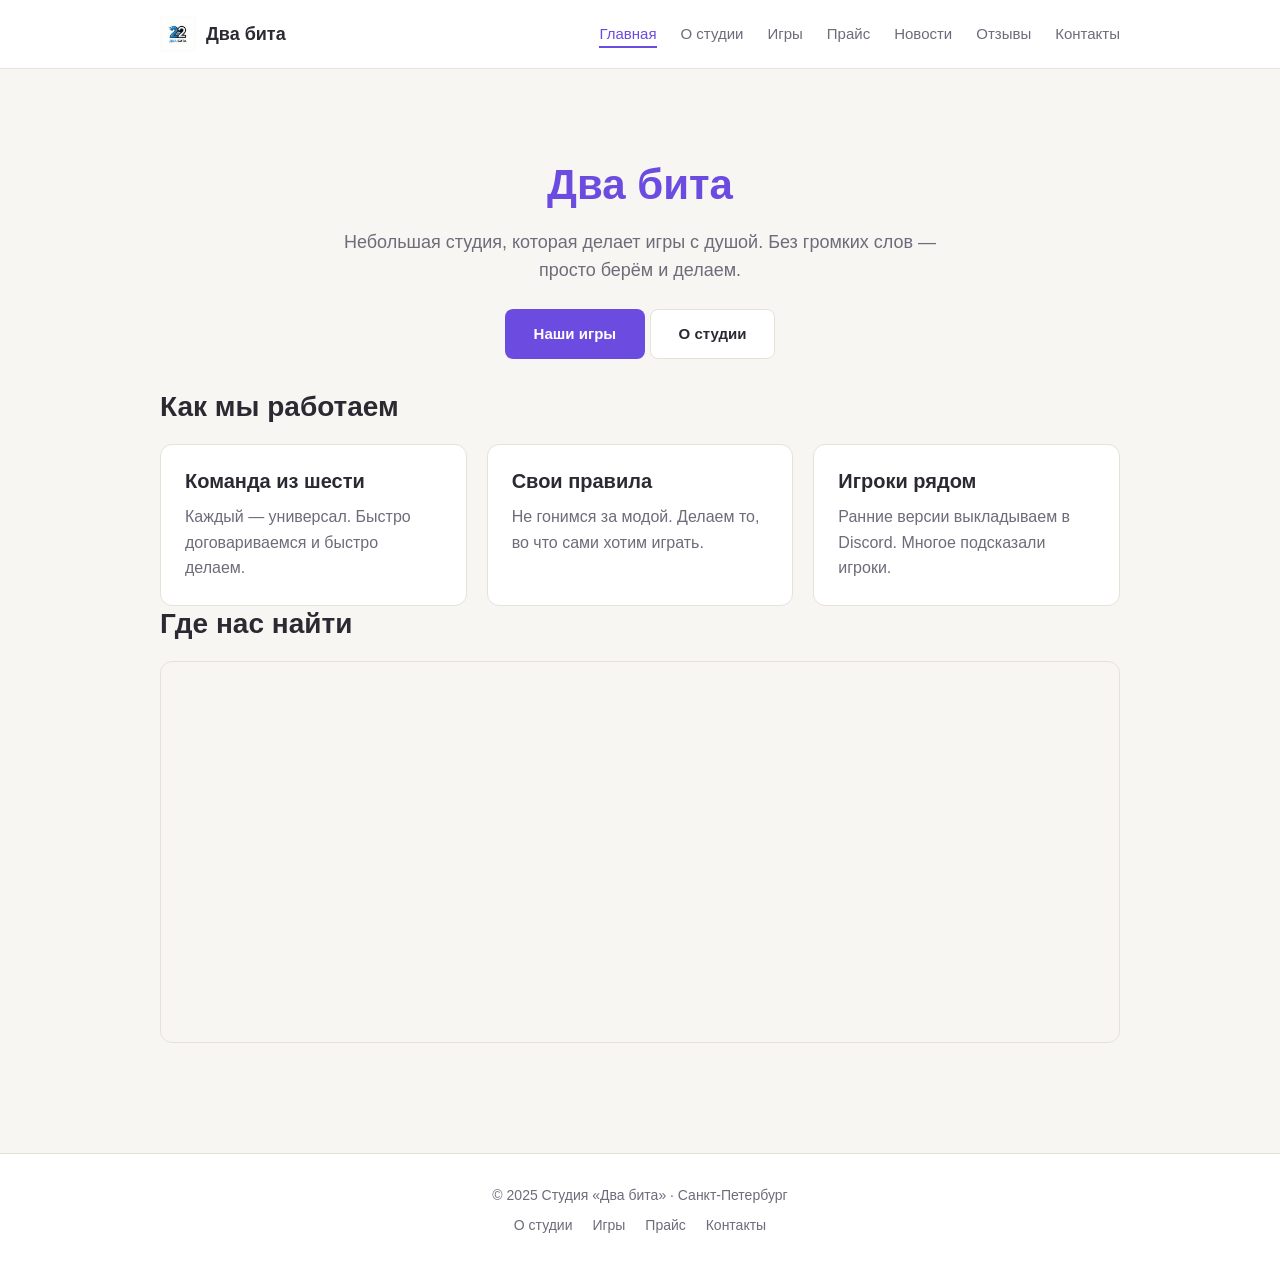
<file: index.html>
<!DOCTYPE html>
<html lang="ru">
<head>
    <meta charset="UTF-8">
    <meta name="viewport" content="width=device-width, initial-scale=1.0">
    <title>Два бита — студия игр</title>
    <link rel="stylesheet" href="style.css">
</head>
<body>

<header>
    <div class="container header-inner">
        <a href="index.html" class="logo">
            <img src="images/logo.jpg" alt="Логотип">
            Два бита
        </a>

        <input type="checkbox" id="nav-toggle" class="nav-toggle">
        <label for="nav-toggle" class="burger">☰</label>

        <nav>
            <ul>
                <li><a href="index.html" class="active">Главная</a></li>
                <li><a href="about.html">О студии</a></li>
                <li><a href="games.html">Игры</a></li>
                <li><a href="price.html">Прайс</a></li>
                <li><a href="news.html">Новости</a></li>
                <li><a href="reviews.html">Отзывы</a></li>
                <li><a href="contacts.html">Контакты</a></li>
            </ul>
        </nav>
    </div>
</header>

<main>

    <section class="hero container">
        <h1>Два бита</h1>
        <p>Небольшая студия, которая делает игры с душой. Без громких слов — просто берём и делаем.</p>
        <a href="games.html" class="btn btn-primary">Наши игры</a>
        <a href="about.html" class="btn btn-outline">О студии</a>
    </section>

    <section class="container">
        <h2>Как мы работаем</h2>
        <div class="grid">
            <div class="card">
                <h3>Команда из шести</h3>
                <p>Каждый — универсал. Быстро договариваемся и быстро делаем.</p>
            </div>
            <div class="card">
                <h3>Свои правила</h3>
                <p>Не гонимся за модой. Делаем то, во что сами хотим играть.</p>
            </div>
            <div class="card">
                <h3>Игроки рядом</h3>
                <p>Ранние версии выкладываем в Discord. Многое подсказали игроки.</p>
            </div>
        </div>
    </section>

    <section class="container">
        <h2>Где нас найти</h2>
        <div class="map-wrap">
            <iframe src="https://yandex.ru/map-widget/v1/?ll=30.315635%2C59.938951&z=12"
                    title="Карта — офис студии"></iframe>
        </div>
    </section>

</main>

<footer>
    <div class="container">
        <p>&copy; 2025 Студия «Два бита» · Санкт-Петербург</p>
        <p>
            <a href="about.html">О студии</a>
            <a href="games.html">Игры</a>
            <a href="price.html">Прайс</a>
            <a href="contacts.html">Контакты</a>
        </p>
    </div>
</footer>

</body>
</html>
</file>
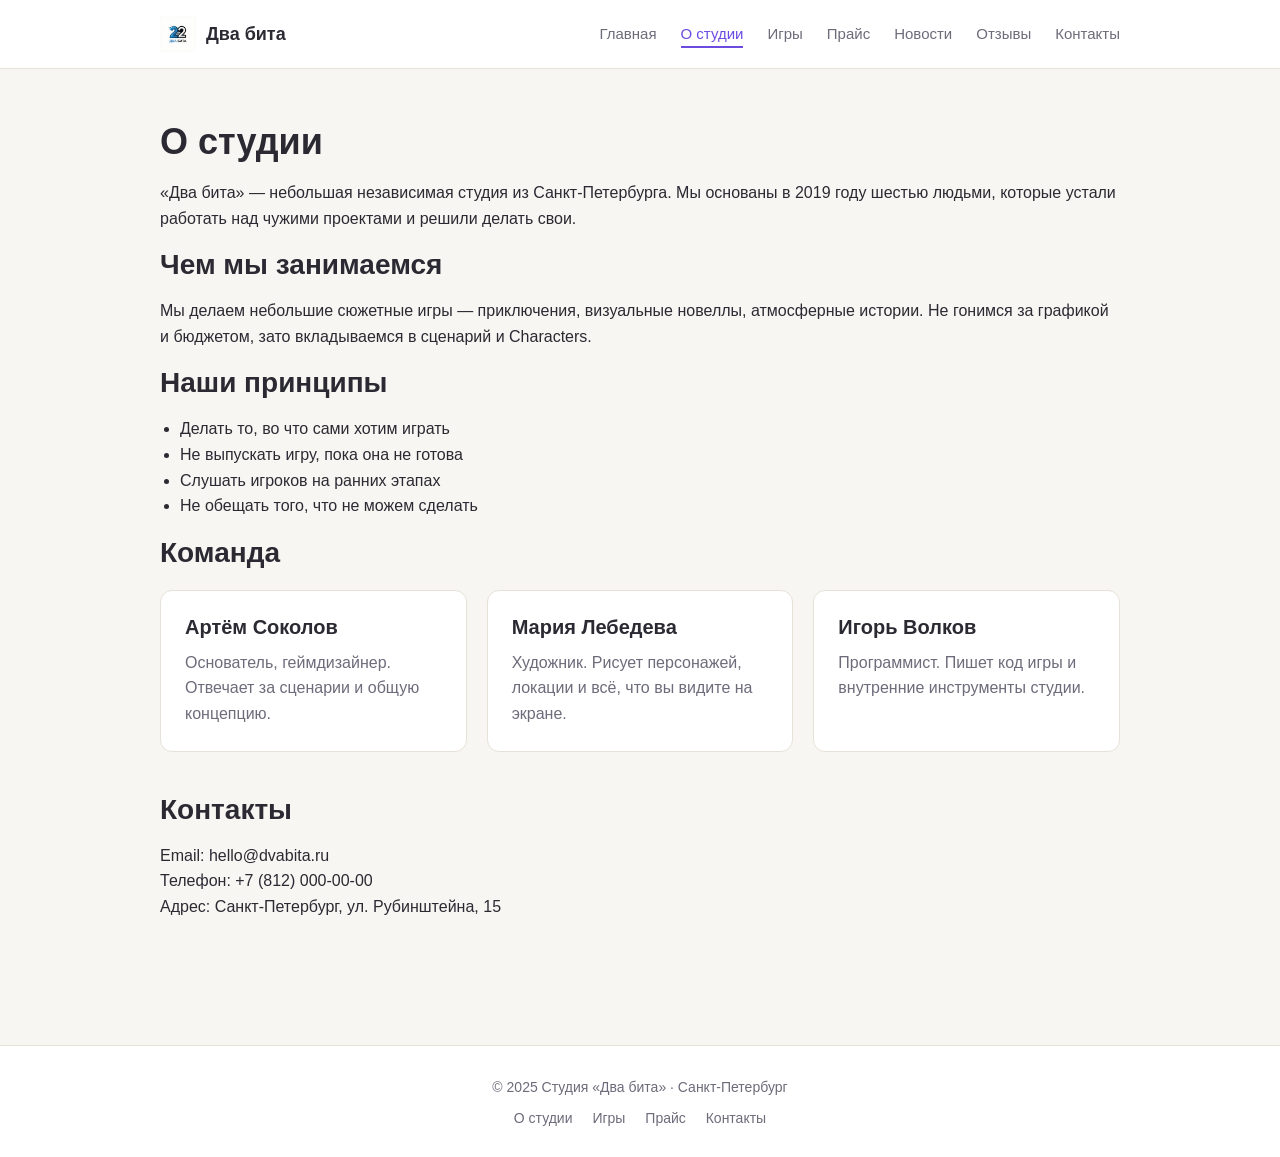
<file: about.html>
<!DOCTYPE html>
<html lang="ru">
<head>
    <meta charset="UTF-8">
    <meta name="viewport" content="width=device-width, initial-scale=1.0">
    <title>О студии — Два бита</title>
    <link rel="stylesheet" href="style.css">
</head>
<body>

<header>
    <div class="container header-inner">
        <a href="index.html" class="logo">
            <img src="images/logo.jpg" alt="Логотип">
            Два бита
        </a>
        <input type="checkbox" id="nav-toggle" class="nav-toggle">
        <label for="nav-toggle" class="burger">☰</label>
        <nav>
            <ul>
                <li><a href="index.html">Главная</a></li>
                <li><a href="about.html" class="active">О студии</a></li>
                <li><a href="games.html">Игры</a></li>
                <li><a href="price.html">Прайс</a></li>
                <li><a href="news.html">Новости</a></li>
                <li><a href="reviews.html">Отзывы</a></li>
                <li><a href="contacts.html">Контакты</a></li>
            </ul>
        </nav>
    </div>
</header>

<main>
    <div class="container">
        <h1>О студии</h1>
        <p>
            «Два бита» — небольшая независимая студия из Санкт-Петербурга.
            Мы основаны в 2019 году шестью людьми, которые устали работать
            над чужими проектами и решили делать свои.
        </p>

        <h2>Чем мы занимаемся</h2>
        <p>
            Мы делаем небольшие сюжетные игры — приключения, визуальные новеллы,
            атмосферные истории. Не гонимся за графикой и бюджетом, зато
            вкладываемся в сценарий и Characters.
        </p>

        <h2>Наши принципы</h2>
        <ul style="margin-left: 20px; margin-bottom: 16px;">
            <li>Делать то, во что сами хотим играть</li>
            <li>Не выпускать игру, пока она не готова</li>
            <li>Слушать игроков на ранних этапах</li>
            <li>Не обещать того, что не можем сделать</li>
        </ul>

        <h2>Команда</h2>
        <div class="grid">
            <div class="card">
                <h3>Артём Соколов</h3>
                <p>Основатель, геймдизайнер. Отвечает за сценарии и общую концепцию.</p>
            </div>
            <div class="card">
                <h3>Мария Лебедева</h3>
                <p>Художник. Рисует персонажей, локации и всё, что вы видите на экране.</p>
            </div>
            <div class="card">
                <h3>Игорь Волков</h3>
                <p>Программист. Пишет код игры и внутренние инструменты студии.</p>
            </div>
        </div>

        <h2 style="margin-top: 40px;">Контакты</h2>
        <p>
            Email: hello@dvabita.ru<br>
            Телефон: +7 (812) 000-00-00<br>
            Адрес: Санкт-Петербург, ул. Рубинштейна, 15
        </p>
    </div>
</main>

<footer>
    <div class="container">
        <p>&copy; 2025 Студия «Два бита» · Санкт-Петербург</p>
        <p>
            <a href="about.html">О студии</a>
            <a href="games.html">Игры</a>
            <a href="price.html">Прайс</a>
            <a href="contacts.html">Контакты</a>
        </p>
    </div>
</footer>

</body>
</html>
</file>
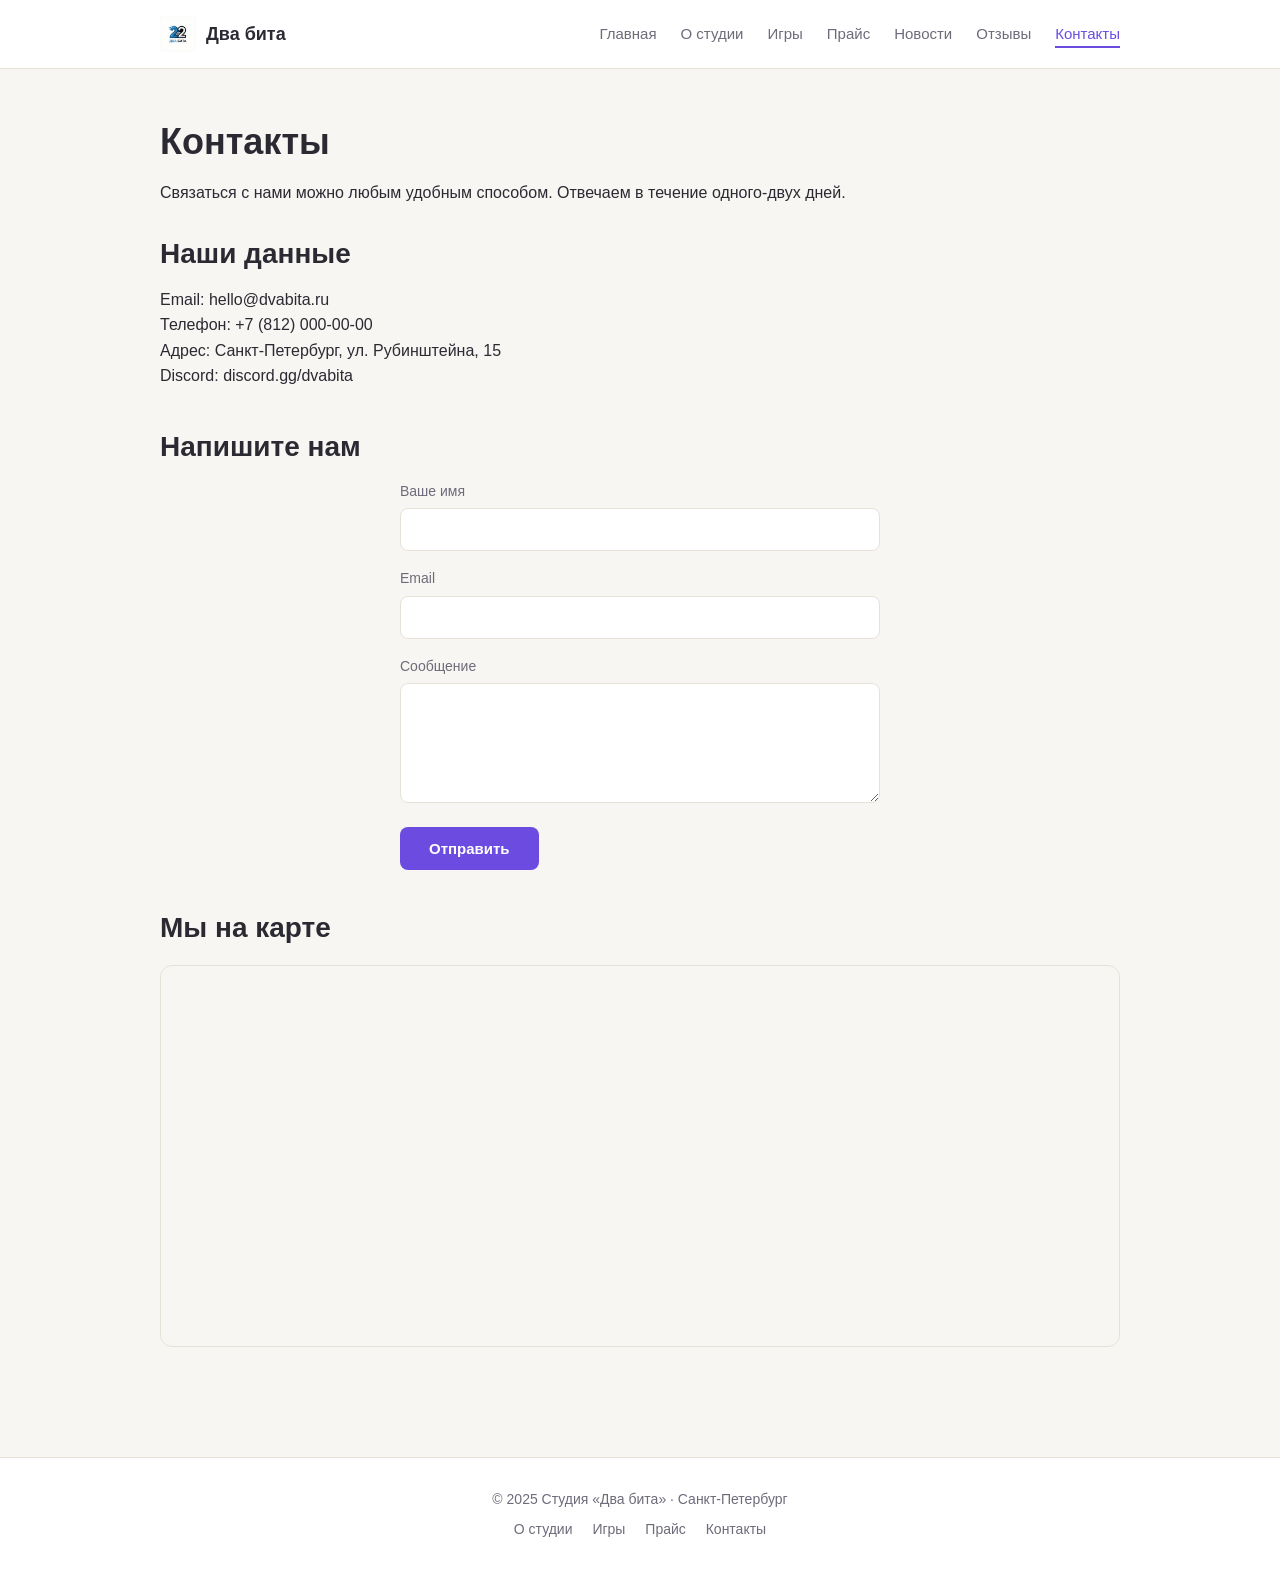
<file: contacts.html>
<!DOCTYPE html>
<html lang="ru">
<head>
    <meta charset="UTF-8">
    <meta name="viewport" content="width=device-width, initial-scale=1.0">
    <title>Контакты — Два бита</title>
    <link rel="stylesheet" href="style.css">
</head>
<body>

<header>
    <div class="container header-inner">
        <a href="index.html" class="logo">
            <img src="images/logo.jpg" alt="Логотип">
            Два бита
        </a>
        <input type="checkbox" id="nav-toggle" class="nav-toggle">
        <label for="nav-toggle" class="burger">☰</label>
        <nav>
            <ul>
                <li><a href="index.html">Главная</a></li>
                <li><a href="about.html">О студии</a></li>
                <li><a href="games.html">Игры</a></li>
                <li><a href="price.html">Прайс</a></li>
                <li><a href="news.html">Новости</a></li>
                <li><a href="reviews.html">Отзывы</a></li>
                <li><a href="contacts.html" class="active">Контакты</a></li>
            </ul>
        </nav>
    </div>
</header>

<main>
    <div class="container">
        <h1>Контакты</h1>
        <p>Связаться с нами можно любым удобным способом. Отвечаем в течение одного-двух дней.</p>

        <h2 style="margin-top: 30px;">Наши данные</h2>
        <p>
            Email: hello@dvabita.ru<br>
            Телефон: +7 (812) 000-00-00<br>
            Адрес: Санкт-Петербург, ул. Рубинштейна, 15<br>
            Discord: discord.gg/dvabita
        </p>

        <h2 style="margin-top: 40px;">Напишите нам</h2>
        <form>
            <div class="form-group">
                <label for="name">Ваше имя</label>
                <input type="text" id="name" name="name" required>
            </div>
            <div class="form-group">
                <label for="email">Email</label>
                <input type="email" id="email" name="email" required>
            </div>
            <div class="form-group">
                <label for="message">Сообщение</label>
                <textarea id="message" name="message" required></textarea>
            </div>
            <button type="submit" class="btn btn-primary">Отправить</button>
        </form>

        <h2 style="margin-top: 40px;">Мы на карте</h2>
        <div class="map-wrap">
            <iframe src="https://yandex.ru/map-widget/v1/?ll=30.315635%2C59.938951&z=12"
                    title="Карта — офис студии"></iframe>
        </div>
    </div>
</main>

<footer>
    <div class="container">
        <p>&copy; 2025 Студия «Два бита» · Санкт-Петербург</p>
        <p>
            <a href="about.html">О студии</a>
            <a href="games.html">Игры</a>
            <a href="price.html">Прайс</a>
            <a href="contacts.html">Контакты</a>
        </p>
    </div>
</footer>

</body>
</html>
</file>
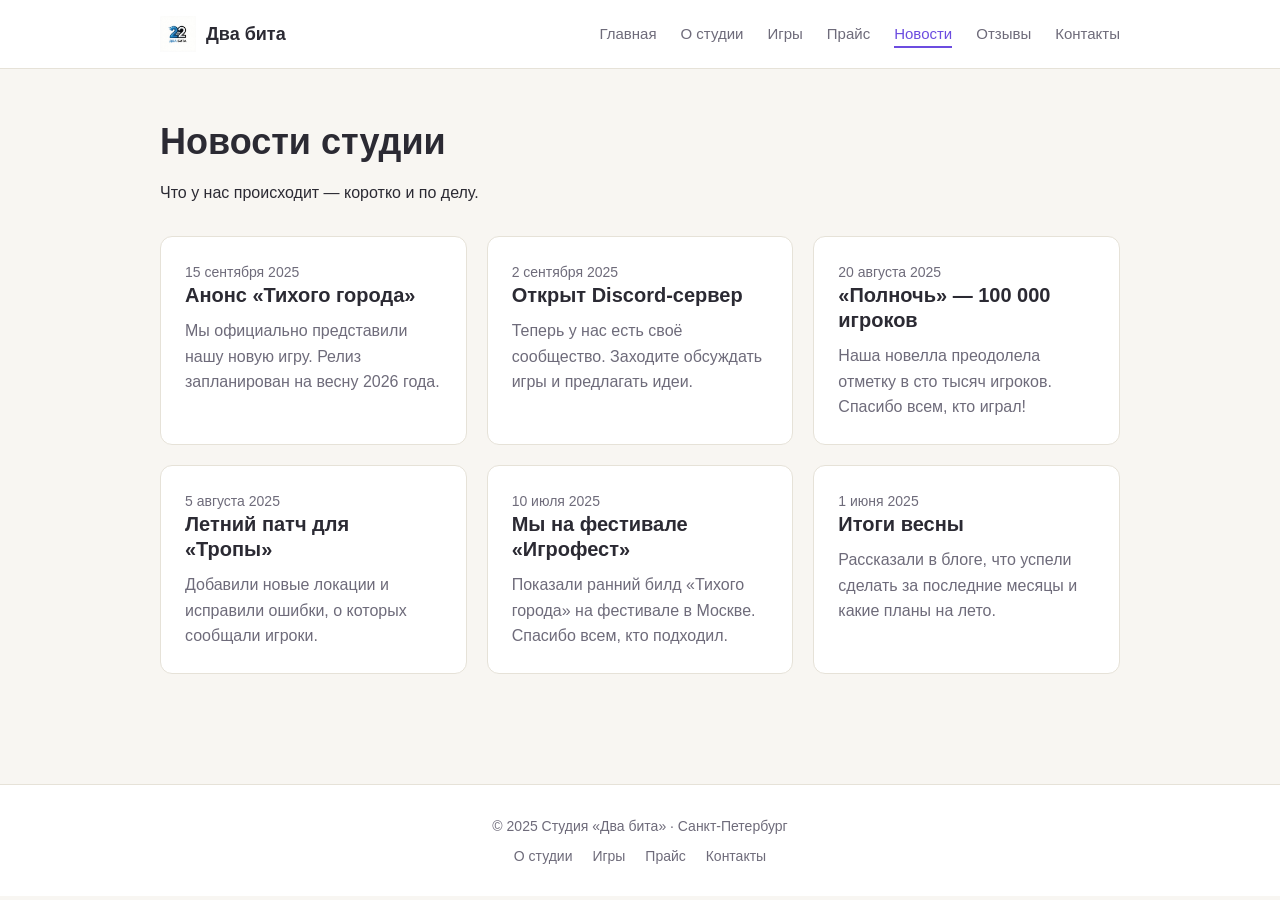
<file: news.html>
<!DOCTYPE html>
<html lang="ru">
<head>
    <meta charset="UTF-8">
    <meta name="viewport" content="width=device-width, initial-scale=1.0">
    <title>Новости — Два бита</title>
    <link rel="stylesheet" href="style.css">
</head>
<body>

<header>
    <div class="container header-inner">
        <a href="index.html" class="logo">
            <img src="images/logo.jpg" alt="Логотип">
            Два бита
        </a>
        <input type="checkbox" id="nav-toggle" class="nav-toggle">
        <label for="nav-toggle" class="burger">☰</label>
        <nav>
            <ul>
                <li><a href="index.html">Главная</a></li>
                <li><a href="about.html">О студии</a></li>
                <li><a href="games.html">Игры</a></li>
                <li><a href="price.html">Прайс</a></li>
                <li><a href="news.html" class="active">Новости</a></li>
                <li><a href="reviews.html">Отзывы</a></li>
                <li><a href="contacts.html">Контакты</a></li>
            </ul>
        </nav>
    </div>
</header>

<main>
    <div class="container">
        <h1>Новости студии</h1>
        <p>Что у нас происходит — коротко и по делу.</p>

        <div class="grid" style="margin-top: 30px;">
            <div class="card">
                <p style="color: #6e6b7a; font-size: 14px;">15 сентября 2025</p>
                <h3>Анонс «Тихого города»</h3>
                <p>Мы официально представили нашу новую игру. Релиз запланирован на весну 2026 года.</p>
            </div>
            <div class="card">
                <p style="color: #6e6b7a; font-size: 14px;">2 сентября 2025</p>
                <h3>Открыт Discord-сервер</h3>
                <p>Теперь у нас есть своё сообщество. Заходите обсуждать игры и предлагать идеи.</p>
            </div>
            <div class="card">
                <p style="color: #6e6b7a; font-size: 14px;">20 августа 2025</p>
                <h3>«Полночь» — 100 000 игроков</h3>
                <p>Наша новелла преодолела отметку в сто тысяч игроков. Спасибо всем, кто играл!</p>
            </div>
            <div class="card">
                <p style="color: #6e6b7a; font-size: 14px;">5 августа 2025</p>
                <h3>Летний патч для «Тропы»</h3>
                <p>Добавили новые локации и исправили ошибки, о которых сообщали игроки.</p>
            </div>
            <div class="card">
                <p style="color: #6e6b7a; font-size: 14px;">10 июля 2025</p>
                <h3>Мы на фестивале «Игрофест»</h3>
                <p>Показали ранний билд «Тихого города» на фестивале в Москве. Спасибо всем, кто подходил.</p>
            </div>
            <div class="card">
                <p style="color: #6e6b7a; font-size: 14px;">1 июня 2025</p>
                <h3>Итоги весны</h3>
                <p>Рассказали в блоге, что успели сделать за последние месяцы и какие планы на лето.</p>
            </div>
        </div>
    </div>
</main>

<footer>
    <div class="container">
        <p>&copy; 2025 Студия «Два бита» · Санкт-Петербург</p>
        <p>
            <a href="about.html">О студии</a>
            <a href="games.html">Игры</a>
            <a href="price.html">Прайс</a>
            <a href="contacts.html">Контакты</a>
        </p>
    </div>
</footer>

</body>
</html>
</file>
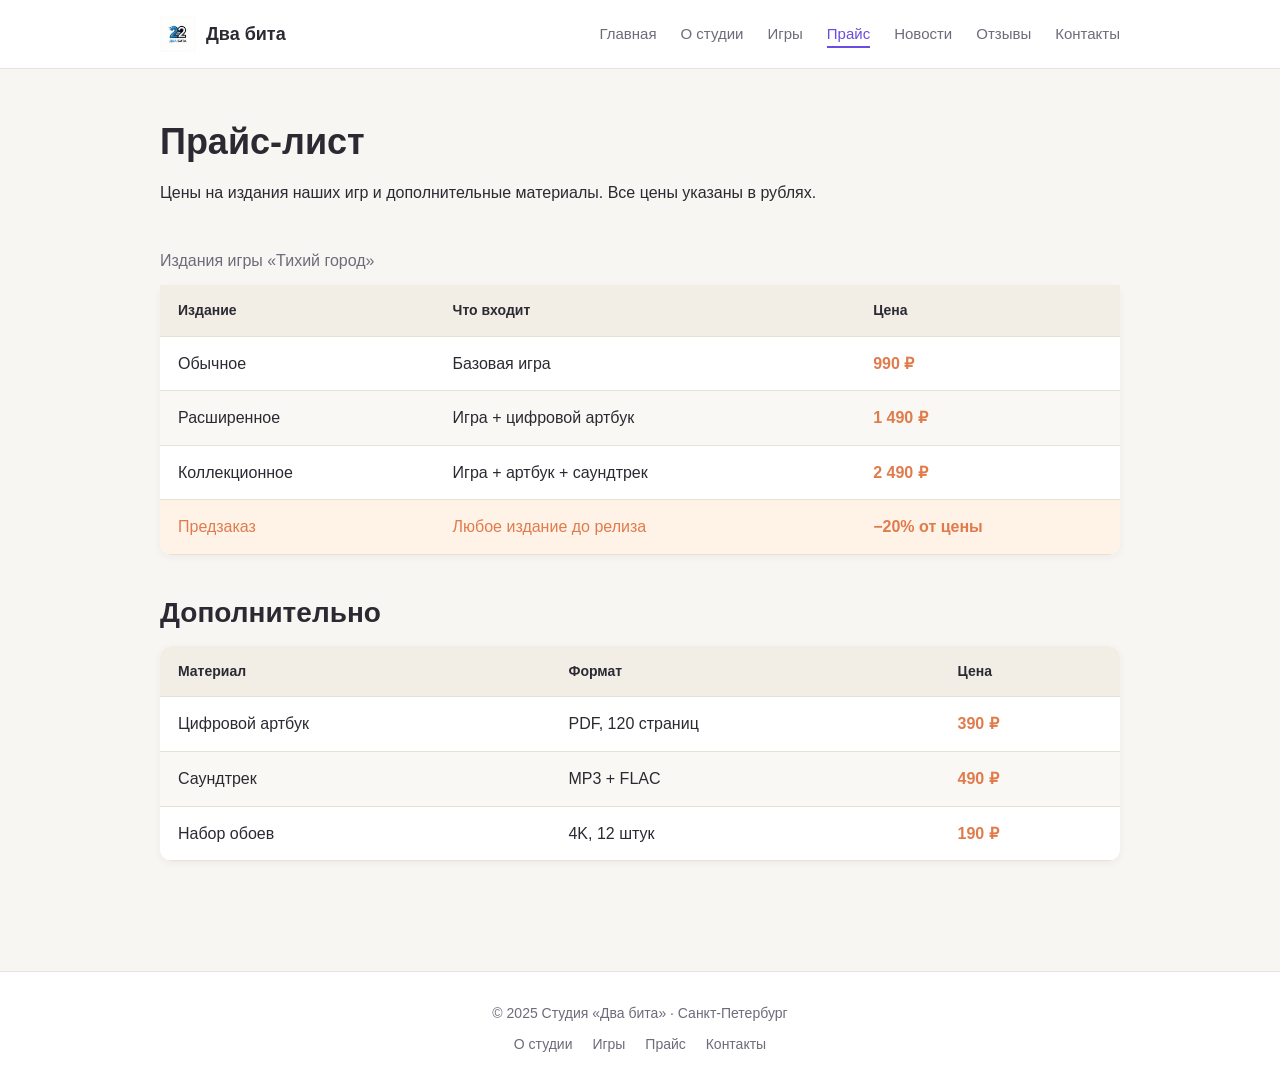
<file: price.html>
<!DOCTYPE html>
<html lang="ru">
<head>
    <meta charset="UTF-8">
    <meta name="viewport" content="width=device-width, initial-scale=1.0">
    <title>Прайс — Два бита</title>
    <link rel="stylesheet" href="style.css">
</head>
<body>

<header>
    <div class="container header-inner">
        <a href="index.html" class="logo">
            <img src="images/logo.jpg" alt="Логотип">
            Два бита
        </a>
        <input type="checkbox" id="nav-toggle" class="nav-toggle">
        <label for="nav-toggle" class="burger">☰</label>
        <nav>
            <ul>
                <li><a href="index.html">Главная</a></li>
                <li><a href="about.html">О студии</a></li>
                <li><a href="games.html">Игры</a></li>
                <li><a href="price.html" class="active">Прайс</a></li>
                <li><a href="news.html">Новости</a></li>
                <li><a href="reviews.html">Отзывы</a></li>
                <li><a href="contacts.html">Контакты</a></li>
            </ul>
        </nav>
    </div>
</header>

<main>
    <div class="container">
        <h1>Прайс-лист</h1>
        <p>Цены на издания наших игр и дополнительные материалы. Все цены указаны в рублях.</p>

        <table style="margin-top: 30px;">
            <caption style="text-align: left; padding: 12px 0; color: #6e6b7a;">
                Издания игры «Тихий город»
            </caption>
            <thead>
                <tr>
                    <th>Издание</th>
                    <th>Что входит</th>
                    <th>Цена</th>
                </tr>
            </thead>
            <tbody>
                <tr>
                    <td>Обычное</td>
                    <td>Базовая игра</td>
                    <td class="amount">990 ₽</td>
                </tr>
                <tr>
                    <td>Расширенное</td>
                    <td>Игра + цифровой артбук</td>
                    <td class="amount">1 490 ₽</td>
                </tr>
                <tr>
                    <td>Коллекционное</td>
                    <td>Игра + артбук + саундтрек</td>
                    <td class="amount">2 490 ₽</td>
                </tr>
                <tr class="discount">
                    <td>Предзаказ</td>
                    <td>Любое издание до релиза</td>
                    <td class="amount">−20% от цены</td>
                </tr>
            </tbody>
        </table>

        <h2 style="margin-top: 40px;">Дополнительно</h2>
        <table>
            <thead>
                <tr>
                    <th>Материал</th>
                    <th>Формат</th>
                    <th>Цена</th>
                </tr>
            </thead>
            <tbody>
                <tr>
                    <td>Цифровой артбук</td>
                    <td>PDF, 120 страниц</td>
                    <td class="amount">390 ₽</td>
                </tr>
                <tr>
                    <td>Саундтрек</td>
                    <td>MP3 + FLAC</td>
                    <td class="amount">490 ₽</td>
                </tr>
                <tr>
                    <td>Набор обоев</td>
                    <td>4K, 12 штук</td>
                    <td class="amount">190 ₽</td>
                </tr>
            </tbody>
        </table>
    </div>
</main>

<footer>
    <div class="container">
        <p>&copy; 2025 Студия «Два бита» · Санкт-Петербург</p>
        <p>
            <a href="about.html">О студии</a>
            <a href="games.html">Игры</a>
            <a href="price.html">Прайс</a>
            <a href="contacts.html">Контакты</a>
        </p>
    </div>
</footer>

</body>
</html>
</file>
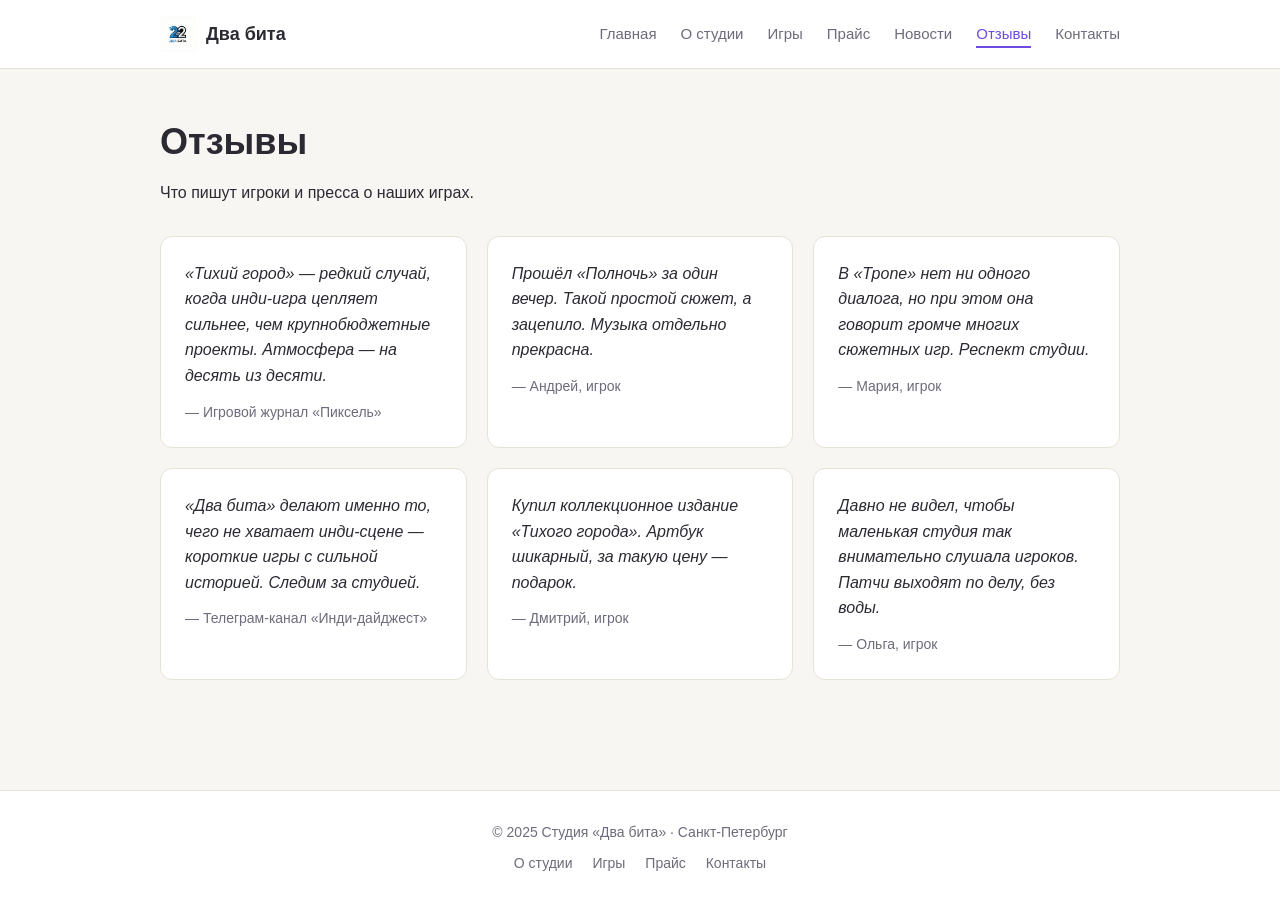
<file: reviews.html>
<!DOCTYPE html>
<html lang="ru">
<head>
    <meta charset="UTF-8">
    <meta name="viewport" content="width=device-width, initial-scale=1.0">
    <title>Отзывы — Два бита</title>
    <link rel="stylesheet" href="style.css">
</head>
<body>

<header>
    <div class="container header-inner">
        <a href="index.html" class="logo">
            <img src="images/logo.jpg" alt="Логотип">
            Два бита
        </a>
        <input type="checkbox" id="nav-toggle" class="nav-toggle">
        <label for="nav-toggle" class="burger">☰</label>
        <nav>
            <ul>
                <li><a href="index.html">Главная</a></li>
                <li><a href="about.html">О студии</a></li>
                <li><a href="games.html">Игры</a></li>
                <li><a href="price.html">Прайс</a></li>
                <li><a href="news.html">Новости</a></li>
                <li><a href="reviews.html" class="active">Отзывы</a></li>
                <li><a href="contacts.html">Контакты</a></li>
            </ul>
        </nav>
    </div>
</header>

<main>
    <div class="container">
        <h1>Отзывы</h1>
        <p>Что пишут игроки и пресса о наших играх.</p>

        <div class="grid" style="margin-top: 30px;">
            <div class="card">
                <p style="font-style: italic; color: #2b2a33;">«Тихий город» — редкий случай, когда инди-игра цепляет сильнее, чем крупнобюджетные проекты. Атмосфера — на десять из десяти.</p>
                <p style="margin-top: 12px; color: #6e6b7a; font-size: 14px;">— Игровой журнал «Пиксель»</p>
            </div>
            <div class="card">
                <p style="font-style: italic; color: #2b2a33;">Прошёл «Полночь» за один вечер. Такой простой сюжет, а зацепило. Музыка отдельно прекрасна.</p>
                <p style="margin-top: 12px; color: #6e6b7a; font-size: 14px;">— Андрей, игрок</p>
            </div>
            <div class="card">
                <p style="font-style: italic; color: #2b2a33;">В «Тропе» нет ни одного диалога, но при этом она говорит громче многих сюжетных игр. Респект студии.</p>
                <p style="margin-top: 12px; color: #6e6b7a; font-size: 14px;">— Мария, игрок</p>
            </div>
            <div class="card">
                <p style="font-style: italic; color: #2b2a33;">«Два бита» делают именно то, чего не хватает инди-сцене — короткие игры с сильной историей. Следим за студией.</p>
                <p style="margin-top: 12px; color: #6e6b7a; font-size: 14px;">— Телеграм-канал «Инди-дайджест»</p>
            </div>
            <div class="card">
                <p style="font-style: italic; color: #2b2a33;">Купил коллекционное издание «Тихого города». Артбук шикарный, за такую цену — подарок.</p>
                <p style="margin-top: 12px; color: #6e6b7a; font-size: 14px;">— Дмитрий, игрок</p>
            </div>
            <div class="card">
                <p style="font-style: italic; color: #2b2a33;">Давно не видел, чтобы маленькая студия так внимательно слушала игроков. Патчи выходят по делу, без воды.</p>
                <p style="margin-top: 12px; color: #6e6b7a; font-size: 14px;">— Ольга, игрок</p>
            </div>
        </div>
    </div>
</main>

<footer>
    <div class="container">
        <p>&copy; 2025 Студия «Два бита» · Санкт-Петербург</p>
        <p>
            <a href="about.html">О студии</a>
            <a href="games.html">Игры</a>
            <a href="price.html">Прайс</a>
            <a href="contacts.html">Контакты</a>
        </p>
    </div>
</footer>

</body>
</html>
</file>
<file: style.css>
:root {
    --bg:      #f8f6f2;
    --card:    #ffffff;
    --text:    #2b2a33;
    --muted:   #6e6b7a;
    --accent:  #6c4ce0;
    --accent2: #e07b4c;
    --border:  #e6e2d8;
}

* {
    margin: 0;
    padding: 0;
    box-sizing: border-box;
}

body {
    font-family: -apple-system, "Segoe UI", Roboto, Arial, sans-serif;
    font-size: 16px;
    line-height: 1.6;
    color: var(--text);
    background: var(--bg);
}

h1, h2, h3 {
    margin-bottom: 16px;
    line-height: 1.25;
}

h1 { font-size: 36px; }
h2 { font-size: 28px; }
h3 { font-size: 20px; }

p { margin-bottom: 16px; }

a {
    color: var(--accent);
    text-decoration: none;
}

a:hover {
    color: var(--accent2);
    text-decoration: underline;
}

img { max-width: 100%; display: block; }

.container {
    max-width: 1000px;
    margin: 0 auto;
    padding: 0 20px;
}

header {
    background: #fff;
    border-bottom: 1px solid var(--border);
    padding: 16px 0;
    position: sticky;
    top: 0;
    z-index: 10;
}

.header-inner {
    display: flex;
    justify-content: space-between;
    align-items: center;
    gap: 20px;
    position: relative;
}

.logo {
    display: flex;
    align-items: center;
    gap: 10px;
    font-size: 18px;
    font-weight: 700;
    color: var(--text);
}

.logo img {
    width: 36px;
    height: 36px;
}

.nav-toggle { display: none; }

.burger {
    display: none;
    font-size: 22px;
    cursor: pointer;
    padding: 4px 12px;
    border: 1px solid var(--border);
    border-radius: 8px;
    background: #fff;
}

nav ul {
    list-style: none;
    display: flex;
    gap: 24px;
}

nav a {
    color: var(--muted);
    font-size: 15px;
    padding: 4px 0;
    border-bottom: 2px solid transparent;
    transition: all 0.2s;
}

nav a:hover,
nav a.active {
    color: var(--accent);
    border-bottom-color: var(--accent);
    text-decoration: none;
}

main {
    padding: 50px 0;
    min-height: 60vh;
}

.hero {
    text-align: center;
    padding: 40px 0 30px;
}

.hero h1 {
    font-size: 42px;
    color: var(--accent);
}

.hero p {
    color: var(--muted);
    font-size: 18px;
    max-width: 600px;
    margin: 0 auto 24px;
}

.btn {
    display: inline-block;
    padding: 12px 28px;
    border-radius: 8px;
    font-size: 15px;
    font-weight: 600;
    text-decoration: none;
    transition: all 0.2s;
    border: 1px solid transparent;
}

.btn-primary {
    background: var(--accent);
    color: #fff;
}

.btn-primary:hover {
    background: #5a3ec8;
    color: #fff;
    text-decoration: none;
}

.btn-outline {
    background: #fff;
    color: var(--text);
    border-color: var(--border);
}

.btn-outline:hover {
    border-color: var(--accent);
    color: var(--accent);
    text-decoration: none;
}

.grid {
    display: grid;
    grid-template-columns: repeat(auto-fit, minmax(240px, 1fr));
    gap: 20px;
    margin-top: 20px;
}

.card {
    background: var(--card);
    border: 1px solid var(--border);
    border-radius: 12px;
    padding: 24px;
    transition: all 0.2s;
}

.card:hover {
    transform: translateY(-3px);
    box-shadow: 0 10px 25px rgba(0, 0, 0, 0.07);
}

.card img {
    width: 100%;
    height: 160px;
    object-fit: cover;
    border-radius: 8px;
    margin-bottom: 16px;
}

.card h3 { margin-bottom: 10px; }

.card p {
    color: var(--muted);
    margin-bottom: 0;
}

table {
    width: 100%;
    border-collapse: collapse;
    background: #fff;
    border-radius: 12px;
    overflow: hidden;
    box-shadow: 0 2px 8px rgba(0, 0, 0, 0.05);
}

th, td {
    padding: 14px 18px;
    text-align: left;
    border-bottom: 1px solid var(--border);
}

th {
    background: #f2eee6;
    color: var(--text);
    font-size: 14px;
}

tbody tr:nth-child(even) {
    background: #faf8f4;
}

tbody tr:hover {
    background: #f2eee6;
}

td.amount {
    color: var(--accent2);
    font-weight: 600;
}

tr.discount {
    background: #fff3e8 !important;
}

tr.discount td {
    color: var(--accent2);
}

form {
    max-width: 480px;
    margin: 0 auto;
}

.form-group {
    margin-bottom: 16px;
}

label {
    display: block;
    margin-bottom: 6px;
    font-size: 14px;
    color: var(--muted);
}

input, textarea {
    width: 100%;
    padding: 12px 14px;
    border: 1px solid var(--border);
    border-radius: 8px;
    font-family: inherit;
    font-size: 15px;
    background: #fff;
    color: var(--text);
}

input:focus, textarea:focus {
    outline: none;
    border-color: var(--accent);
}

textarea {
    resize: vertical;
    min-height: 120px;
}

.map-wrap {
    border-radius: 12px;
    overflow: hidden;
    border: 1px solid var(--border);
    margin-top: 20px;
}

.map-wrap iframe {
    display: block;
    width: 100%;
    height: 380px;
    border: 0;
}

footer {
    background: #fff;
    border-top: 1px solid var(--border);
    padding: 30px 0 20px;
    margin-top: 60px;
    text-align: center;
    color: var(--muted);
    font-size: 14px;
}

footer p { margin-bottom: 8px; }

footer a {
    color: var(--muted);
    margin: 0 8px;
}

footer a:hover {
    color: var(--accent);
}

@media (max-width: 768px) {
    .burger { display: block; }

    nav {
        position: absolute;
        top: 100%;
        left: 0;
        right: 0;
        background: #fff;
        border: 1px solid var(--border);
        border-radius: 8px;
        margin-top: 8px;
        max-height: 0;
        overflow: hidden;
        transition: max-height 0.3s;
    }

    .nav-toggle:checked ~ nav {
        max-height: 500px;
    }

    nav ul {
        flex-direction: column;
        gap: 0;
        padding: 10px 20px;
    }

    nav li {
        border-bottom: 1px solid var(--border);
    }

    nav li:last-child {
        border-bottom: none;
    }

    nav a {
        display: block;
        padding: 12px 0;
    }

    .hero h1 { font-size: 32px; }
    .hero p { font-size: 16px; }
    main { padding: 30px 0; }
}
</file>
